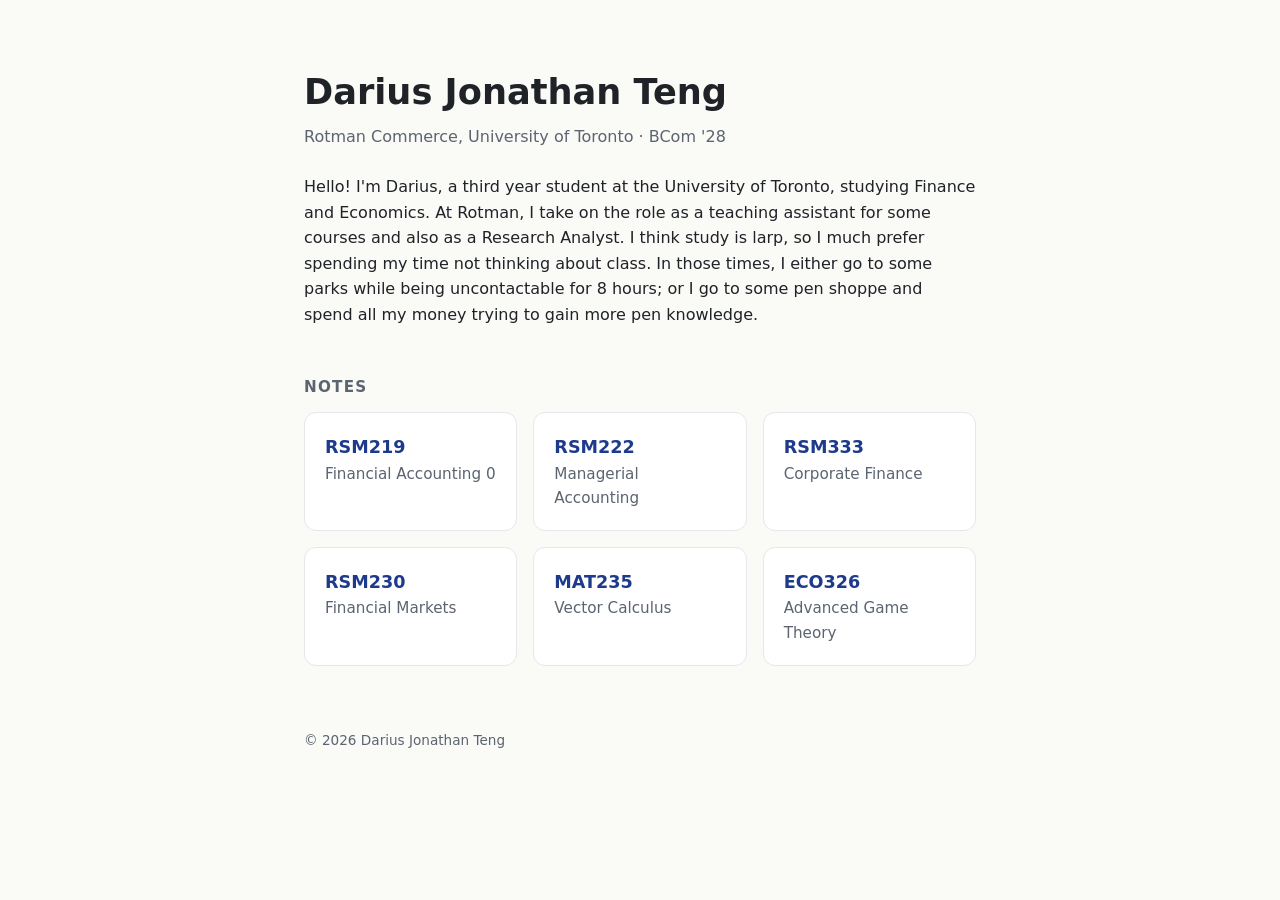
<file: index.html>
<!DOCTYPE html>
<html lang="en">
<head>
  <meta charset="UTF-8">
  <meta name="viewport" content="width=device-width, initial-scale=1.0">
  <title>Darius Jonathan Teng</title>
  <link rel="stylesheet" href="style.css">
</head>
<body>
  <main>
    <h1>Darius Jonathan Teng</h1>
    <p class="sub">Rotman Commerce, University of Toronto · BCom '28</p>

    <p>
      Hello! I'm Darius, a third year student at the University of Toronto, studying Finance and Economics. At Rotman, I take on the role as a teaching assistant for some courses and also as a Research Analyst.
      I think study is larp, so I much prefer spending my time not thinking about class. In those times, I either go to some parks while being uncontactable for 8 hours; or I go to some pen shoppe and spend all my money trying to gain more pen knowledge.
    </p>

    <h2>Notes</h2>
    <div class="courses">
      <a class="course" href="RSM219/">
        <div class="code">RSM219</div>
        <div class="name">Financial Accounting 0</div>
      </a>
      <a class="course" href="RSM222/">
        <div class="code">RSM222</div>
        <div class="name">Managerial Accounting</div>
      </a>
      <a class="course" href="RSM333/">
        <div class="code">RSM333</div>
        <div class="name">Corporate Finance</div>
      </a>
      <a class="course" href="RSM230/">
        <div class="code">RSM230</div>
        <div class="name">Financial Markets</div>
      </a>
      <a class="course" href="MAT235/">
        <div class="code">MAT235</div>
        <div class="name">Vector Calculus</div>
      </a>
      <a class="course" href="EC0326/">
        <div class="code">ECO326</div>
        <div class="name">Advanced Game Theory</div>
      </a>
      
      <!-- To add a course later, copy the <a class="course"> block above -->
    </div>

    <footer>© 2026 Darius Jonathan Teng</footer>
  </main>
</body>
</html>
</file>
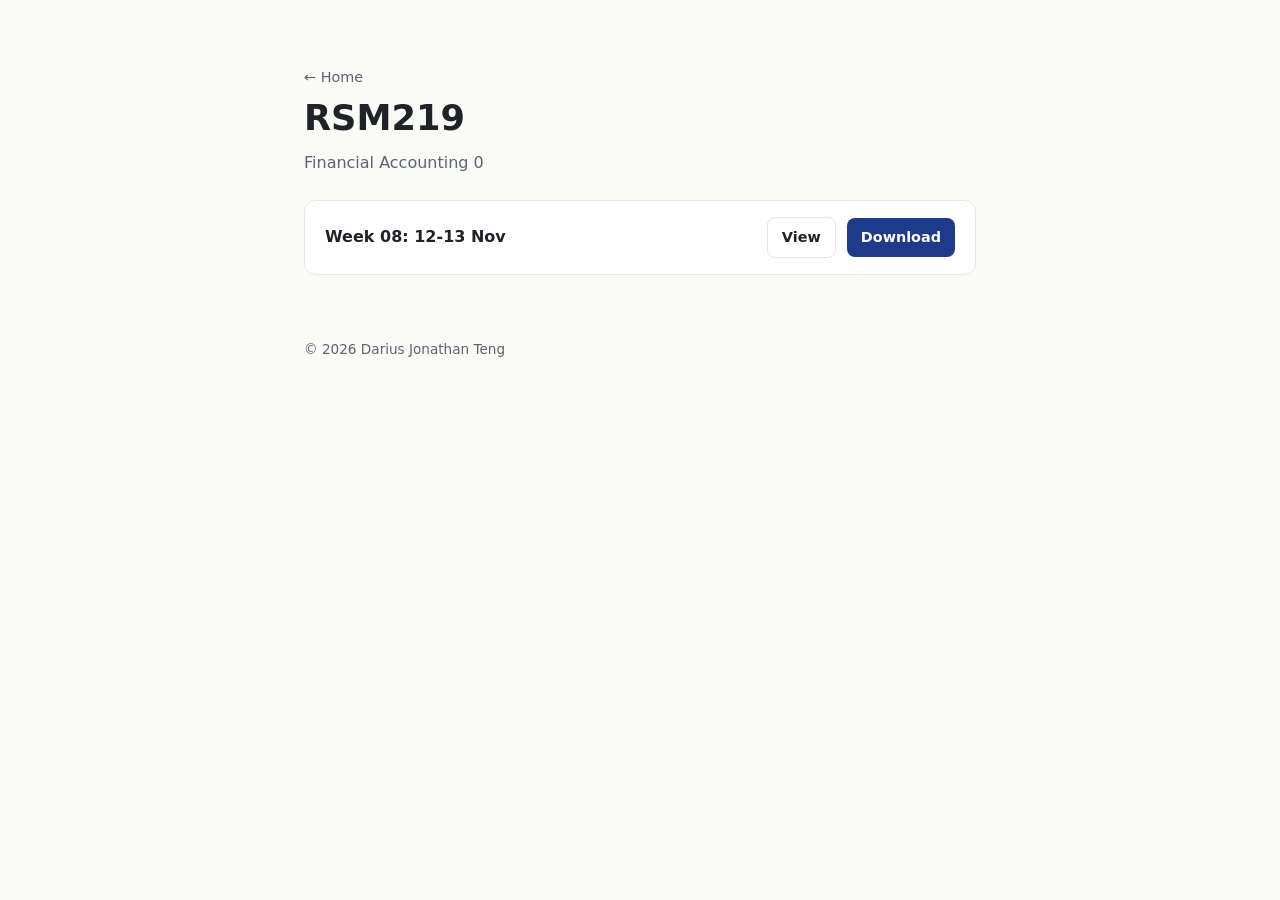
<file: RSM219/index.html>
<!DOCTYPE html>
<html lang="en">
<head>
  <meta charset="UTF-8">
  <meta name="viewport" content="width=device-width, initial-scale=1.0">
  <title>RSM219 · Darius Teng</title>
  <link rel="stylesheet" href="../style.css">
</head>
<body>
  <main>
    <a class="back" href="../">← Home</a>
    <h1>RSM219</h1>
    <p class="sub">Financial Accounting 0</p>

    <div class="file">
      <span class="title">Week 08: 12-13 Nov</span>
      <span>
        <a class="btn ghost" href="RSM219_w08_Tutorial.pdf" target="_blank">View</a>
        <a class="btn primary" href="RSM219_w08_Tutorial.pdf" download>Download</a>
      </span>
    </div>
    <!-- To add another PDF, copy the <div class="file"> block above -->

    <footer>© 2026 Darius Jonathan Teng</footer>
  </main>
</body>
</html>
</file>
<file: style.css>
:root {
  --bg: #fafaf7;
  --text: #1f2328;
  --muted: #5b6470;
  --accent: #1e3a8a;
  --card: #ffffff;
  --border: #e5e7eb;
}
* { box-sizing: border-box; }
body {
  margin: 0;
  font-family: system-ui, -apple-system, "Segoe UI", Roboto, sans-serif;
  background: var(--bg);
  color: var(--text);
  line-height: 1.6;
}
main { max-width: 720px; margin: 0 auto; padding: 64px 24px; }
h1 { font-size: 2.2rem; margin: 0 0 4px; }
.sub { color: var(--muted); margin: 0 0 24px; }
h2 {
  margin-top: 48px; font-size: 0.95rem; text-transform: uppercase;
  letter-spacing: 0.08em; color: var(--muted);
}
.courses {
  display: grid; gap: 16px;
  grid-template-columns: repeat(auto-fill, minmax(200px, 1fr));
}
.course {
  display: block; padding: 20px; background: var(--card);
  border: 1px solid var(--border); border-radius: 12px;
  text-decoration: none; color: inherit; transition: 0.15s;
}
.course:hover { border-color: var(--accent); transform: translateY(-2px); }
.course .code { font-weight: 700; color: var(--accent); font-size: 1.1rem; }
.course .name { color: var(--muted); font-size: 0.95rem; }
.file {
  display: flex; justify-content: space-between; align-items: center;
  flex-wrap: wrap; gap: 12px; padding: 16px 20px; margin-bottom: 12px;
  background: var(--card); border: 1px solid var(--border); border-radius: 12px;
}
.file .title { font-weight: 600; }
.btn {
  display: inline-block; padding: 8px 14px; border-radius: 8px;
  text-decoration: none; font-size: 0.9rem; font-weight: 600;
}
.btn.primary { background: var(--accent); color: #fff; }
.btn.ghost { border: 1px solid var(--border); color: var(--text); margin-right: 6px; }
.back { color: var(--muted); text-decoration: none; font-size: 0.9rem; }
footer { margin-top: 64px; color: var(--muted); font-size: 0.85rem; }
</file>
